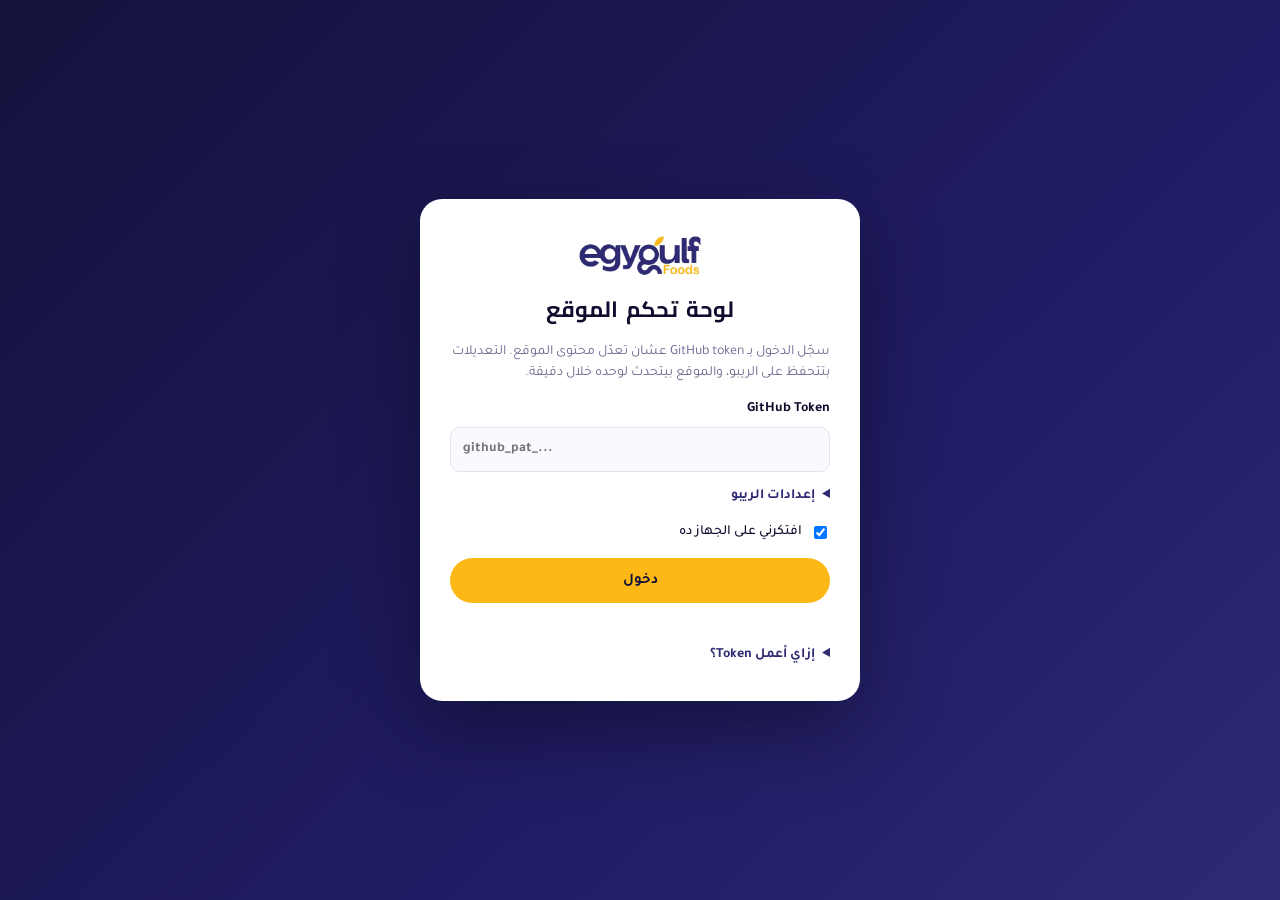
<file: admin.html>
<!DOCTYPE html>
<html lang="ar" dir="rtl">
<head>
<meta charset="UTF-8">
<meta name="viewport" content="width=device-width, initial-scale=1.0">
<meta name="robots" content="noindex, nofollow">
<title>لوحة التحكم — EgyGulf Foods</title>
<link rel="icon" href="images/logo.png" type="image/png">
<link rel="stylesheet" href="fonts/fonts.css">
<link rel="stylesheet" href="admin/admin.css">
</head>
<body>

<!-- Login -->
<div class="login" id="loginView" hidden>
  <form class="login-card" id="loginForm" autocomplete="off">
    <img src="images/logo.png" alt="EgyGulf Foods" class="login-logo">
    <h1>لوحة تحكم الموقع</h1>
    <p class="muted">سجّل الدخول بـ GitHub token عشان تعدّل محتوى الموقع. التعديلات بتتحفظ على الريبو، والموقع بيتحدث لوحده خلال دقيقة.</p>
    <label>GitHub Token
      <input type="password" id="loginToken" required placeholder="github_pat_..." dir="ltr">
    </label>
    <details class="login-adv">
      <summary>إعدادات الريبو</summary>
      <label>صاحب الريبو (owner)<input id="loginOwner" dir="ltr" value="kareemagamy9990-max"></label>
      <label>اسم الريبو<input id="loginRepo" dir="ltr" value="web"></label>
      <label>الفرع (branch) — سيبه فاضي للافتراضي<input id="loginBranch" dir="ltr" placeholder="main"></label>
    </details>
    <label class="check"><input type="checkbox" id="loginRemember" checked> افتكرني على الجهاز ده</label>
    <button type="submit" class="btn btn-primary btn-block" id="loginBtn">دخول</button>
    <p class="login-error" id="loginError" role="alert"></p>
    <details class="login-help">
      <summary>إزاي أعمل Token؟</summary>
      <ol>
        <li>ادخل GitHub بالحساب صاحب الريبو، وافتح <a href="https://github.com/settings/personal-access-tokens/new" target="_blank" rel="noopener">Fine-grained tokens ← Generate new token</a>.</li>
        <li>في <b>Resource owner</b> اختار الحساب صاحب الريبو (مش حسابك الشخصي لو مختلف).</li>
        <li>في <b>Repository access</b> اختار <b>Only select repositories</b> واختار ريبو الموقع.</li>
        <li>في <b>Permissions ← Repository permissions</b> خلّي <b>Contents</b> = <b>Read and write</b>.</li>
        <li>اضغط Generate، وانسخ الـ token وحطه هنا.</li>
      </ol>
    </details>
  </form>
</div>

<!-- App -->
<div class="app" id="appView" hidden>
  <aside class="sidebar" id="sidebar">
    <div class="side-brand"><img src="images/logo-white.png" alt="EgyGulf Foods"><span>لوحة التحكم</span></div>
    <nav class="side-nav" id="sideNav"></nav>
    <div class="side-foot">
      <a href="index.html" target="_blank" rel="noopener" class="side-link">↗ فتح الموقع</a>
      <button type="button" class="side-link" id="logoutBtn">تسجيل الخروج</button>
    </div>
  </aside>
  <div class="main">
    <header class="topbar">
      <button type="button" class="menu-btn" id="menuBtn" aria-label="القائمة">☰</button>
      <h2 id="pageTitle"></h2>
      <span class="dirty-badge" id="dirtyBadge" hidden>فيه تعديلات مش محفوظة</span>
      <button type="button" class="btn btn-ghost" id="discardBtn" hidden>إلغاء التعديلات</button>
      <button type="button" class="btn btn-primary" id="saveBtn" disabled>حفظ ونشر</button>
    </header>
    <div class="content" id="content"></div>
  </div>
</div>

<div class="loading" id="loadingView"><div class="spinner"></div><p id="loadingText">جاري التحميل...</p></div>
<div class="toasts" id="toasts" aria-live="polite"></div>

<script src="admin/admin.js"></script>
</body>
</html>
</file>
<file: fonts/fonts.css>
@font-face{font-family:'Cairo';font-style:normal;font-weight:700;font-display:swap;src:url(cairo-arabic-700-normal.woff2) format('woff2');unicode-range:U+0600-06FF,U+0750-077F,U+0870-08FF,U+FB50-FDFF,U+FE70-FEFC,U+200C-200E;}
@font-face{font-family:'Cairo';font-style:normal;font-weight:800;font-display:swap;src:url(cairo-arabic-800-normal.woff2) format('woff2');unicode-range:U+0600-06FF,U+0750-077F,U+0870-08FF,U+FB50-FDFF,U+FE70-FEFC,U+200C-200E;}
@font-face{font-family:'Cairo';font-style:normal;font-weight:900;font-display:swap;src:url(cairo-arabic-900-normal.woff2) format('woff2');unicode-range:U+0600-06FF,U+0750-077F,U+0870-08FF,U+FB50-FDFF,U+FE70-FEFC,U+200C-200E;}
@font-face{font-family:'Tajawal';font-style:normal;font-weight:400;font-display:swap;src:url(tajawal-arabic-400-normal.woff2) format('woff2');unicode-range:U+0600-06FF,U+0750-077F,U+0870-08FF,U+FB50-FDFF,U+FE70-FEFC,U+200C-200E;}
@font-face{font-family:'Tajawal';font-style:normal;font-weight:400;font-display:swap;src:url(tajawal-latin-400-normal.woff2) format('woff2');unicode-range:U+0000-00FF,U+0131,U+0152-0153,U+02BB-02BC,U+02C6,U+02DA,U+02DC,U+2000-206F,U+20AC,U+2122,U+2191,U+2193,U+2212,U+2215,U+FEFF,U+FFFD;}
@font-face{font-family:'Tajawal';font-style:normal;font-weight:500;font-display:swap;src:url(tajawal-arabic-500-normal.woff2) format('woff2');unicode-range:U+0600-06FF,U+0750-077F,U+0870-08FF,U+FB50-FDFF,U+FE70-FEFC,U+200C-200E;}
@font-face{font-family:'Tajawal';font-style:normal;font-weight:500;font-display:swap;src:url(tajawal-latin-500-normal.woff2) format('woff2');unicode-range:U+0000-00FF,U+0131,U+0152-0153,U+02BB-02BC,U+02C6,U+02DA,U+02DC,U+2000-206F,U+20AC,U+2122,U+2191,U+2193,U+2212,U+2215,U+FEFF,U+FFFD;}
@font-face{font-family:'Tajawal';font-style:normal;font-weight:700;font-display:swap;src:url(tajawal-arabic-700-normal.woff2) format('woff2');unicode-range:U+0600-06FF,U+0750-077F,U+0870-08FF,U+FB50-FDFF,U+FE70-FEFC,U+200C-200E;}
@font-face{font-family:'Tajawal';font-style:normal;font-weight:700;font-display:swap;src:url(tajawal-latin-700-normal.woff2) format('woff2');unicode-range:U+0000-00FF,U+0131,U+0152-0153,U+02BB-02BC,U+02C6,U+02DA,U+02DC,U+2000-206F,U+20AC,U+2122,U+2191,U+2193,U+2212,U+2215,U+FEFF,U+FFFD;}
@font-face{font-family:'Outfit';font-style:normal;font-weight:500;font-display:swap;src:url(outfit-latin-500-normal.woff2) format('woff2');unicode-range:U+0000-00FF,U+0131,U+0152-0153,U+02BB-02BC,U+02C6,U+02DA,U+02DC,U+2000-206F,U+20AC,U+2122,U+2191,U+2193,U+2212,U+2215,U+FEFF,U+FFFD;}
@font-face{font-family:'Outfit';font-style:normal;font-weight:600;font-display:swap;src:url(outfit-latin-600-normal.woff2) format('woff2');unicode-range:U+0000-00FF,U+0131,U+0152-0153,U+02BB-02BC,U+02C6,U+02DA,U+02DC,U+2000-206F,U+20AC,U+2122,U+2191,U+2193,U+2212,U+2215,U+FEFF,U+FFFD;}
@font-face{font-family:'Outfit';font-style:normal;font-weight:700;font-display:swap;src:url(outfit-latin-700-normal.woff2) format('woff2');unicode-range:U+0000-00FF,U+0131,U+0152-0153,U+02BB-02BC,U+02C6,U+02DA,U+02DC,U+2000-206F,U+20AC,U+2122,U+2191,U+2193,U+2212,U+2215,U+FEFF,U+FFFD;}
@font-face{font-family:'Outfit';font-style:normal;font-weight:800;font-display:swap;src:url(outfit-latin-800-normal.woff2) format('woff2');unicode-range:U+0000-00FF,U+0131,U+0152-0153,U+02BB-02BC,U+02C6,U+02DA,U+02DC,U+2000-206F,U+20AC,U+2122,U+2191,U+2193,U+2212,U+2215,U+FEFF,U+FFFD;}
@font-face{font-family:'Inter';font-style:normal;font-weight:400;font-display:swap;src:url(inter-latin-400-normal.woff2) format('woff2');unicode-range:U+0000-00FF,U+0131,U+0152-0153,U+02BB-02BC,U+02C6,U+02DA,U+02DC,U+2000-206F,U+20AC,U+2122,U+2191,U+2193,U+2212,U+2215,U+FEFF,U+FFFD;}
@font-face{font-family:'Inter';font-style:normal;font-weight:500;font-display:swap;src:url(inter-latin-500-normal.woff2) format('woff2');unicode-range:U+0000-00FF,U+0131,U+0152-0153,U+02BB-02BC,U+02C6,U+02DA,U+02DC,U+2000-206F,U+20AC,U+2122,U+2191,U+2193,U+2212,U+2215,U+FEFF,U+FFFD;}
@font-face{font-family:'Inter';font-style:normal;font-weight:600;font-display:swap;src:url(inter-latin-600-normal.woff2) format('woff2');unicode-range:U+0000-00FF,U+0131,U+0152-0153,U+02BB-02BC,U+02C6,U+02DA,U+02DC,U+2000-206F,U+20AC,U+2122,U+2191,U+2193,U+2212,U+2215,U+FEFF,U+FFFD;}
@font-face{font-family:'Inter';font-style:normal;font-weight:700;font-display:swap;src:url(inter-latin-700-normal.woff2) format('woff2');unicode-range:U+0000-00FF,U+0131,U+0152-0153,U+02BB-02BC,U+02C6,U+02DA,U+02DC,U+2000-206F,U+20AC,U+2122,U+2191,U+2193,U+2212,U+2215,U+FEFF,U+FFFD;}
</file>
<file: admin/admin.css>
:root{
  --ink:#0F0D2E; --navy:#14123B; --navy-2:#201C63; --navy-3:#2E2A74;
  --gold:#FDB815; --gold-2:#FFCB4D;
  --bg:#F4F3FA; --card:#FFFFFF; --line:#E3E1F0; --muted:#6B6890;
  --danger:#C0392B; --ok:#0D7A4A;
  --r:14px;
}
*{box-sizing:border-box;}
html,body{margin:0;}
body{font-family:"Tajawal",system-ui,sans-serif; background:var(--bg); color:var(--ink); font-size:15px; line-height:1.55;}
h1,h2,h3,h4{font-family:"Cairo",system-ui,sans-serif; margin:0;}
button,input,select,textarea{font:inherit; color:inherit;}
a{color:var(--navy-3);}
code{font-family:ui-monospace,Menlo,Consolas,monospace; font-size:12px; background:#ECEBF7; padding:1px 6px; border-radius:6px; color:var(--navy-3);}
.muted{color:var(--muted);} .small{font-size:13px;}
[hidden]{display:none !important;}

/* buttons */
.btn{display:inline-flex; align-items:center; justify-content:center; gap:6px; border:1px solid transparent; border-radius:999px;
  padding:10px 20px; font-weight:700; cursor:pointer; background:#ECEBF7; color:var(--navy-2); transition:.15s; white-space:nowrap;}
.btn:hover{filter:brightness(.96);}
.btn:disabled{opacity:.45; cursor:not-allowed;}
.btn-primary{background:var(--gold); color:var(--navy);}
.btn-ghost{background:transparent; border-color:var(--line);}
.btn-sm{padding:6px 14px; font-size:13px;}
.btn-block{width:100%;}
.btn-add{margin-top:10px; background:transparent; border:1.5px dashed #C9C6E3; color:var(--navy-3); width:100%; border-radius:var(--r);}
.btn-add:hover{border-color:var(--navy-3); background:#fff;}
:focus-visible{outline:2px solid var(--gold); outline-offset:2px;}

/* login */
.login{min-height:100vh; display:flex; align-items:center; justify-content:center; padding:24px;
  background:linear-gradient(135deg,var(--navy) 0%,var(--navy-2) 60%,var(--navy-3) 100%);}
.login-card{background:#fff; border-radius:22px; padding:34px 30px; width:100%; max-width:440px; display:grid; gap:14px;
  box-shadow:0 30px 80px rgba(0,0,0,.35);}
.login-logo{height:46px; width:auto; justify-self:center;}
.login-card h1{text-align:center; font-size:22px;}
.login-card p{margin:0; font-size:14px;}
.login-card label{display:grid; gap:6px; font-weight:700; font-size:14px;}
.login-card input:not([type=checkbox]){border:1px solid var(--line); border-radius:10px; padding:11px 12px; background:#FAFAFE;}
.login-card .check{display:flex; align-items:center; gap:8px; font-weight:500;}
.login-error{color:var(--danger); font-weight:700; min-height:1em;}
.login-adv summary,.login-help summary{cursor:pointer; color:var(--navy-3); font-weight:700; font-size:14px;}
.login-adv{display:grid; gap:10px;} .login-adv[open]{gap:10px;}
.login-adv label{margin-top:10px;}
.login-help ol{padding-inline-start:20px; margin:10px 0 0; font-size:13.5px; display:grid; gap:6px;}

/* layout */
.app{display:grid; grid-template-columns:250px 1fr; min-height:100vh;}
.sidebar{background:var(--navy); color:#fff; position:sticky; top:0; height:100vh; display:flex; flex-direction:column; padding:20px 14px;}
.side-brand{display:flex; flex-direction:column; gap:6px; padding:4px 10px 20px; border-bottom:1px solid rgba(255,255,255,.12);}
.side-brand img{height:30px; width:auto; align-self:flex-start;}
.side-brand span{font-size:13px; color:rgba(255,255,255,.6);}
.side-nav{display:grid; gap:4px; padding:16px 0; overflow-y:auto;}
.side-nav button{background:none; border:0; color:rgba(255,255,255,.78); text-align:start; padding:11px 14px; border-radius:10px; cursor:pointer; font-weight:700;}
.side-nav button:hover{background:rgba(255,255,255,.07); color:#fff;}
.side-nav button.on{background:var(--gold); color:var(--navy);}
.side-foot{margin-top:auto; display:grid; gap:4px; border-top:1px solid rgba(255,255,255,.12); padding-top:12px;}
.side-link{background:none; border:0; color:rgba(255,255,255,.7); text-align:start; padding:8px 14px; cursor:pointer; text-decoration:none; font-size:14px;}
.side-link:hover{color:var(--gold);}

.main{min-width:0;}
.topbar{position:sticky; top:0; z-index:20; background:rgba(244,243,250,.92); backdrop-filter:blur(8px);
  display:flex; align-items:center; gap:12px; padding:14px 28px; border-bottom:1px solid var(--line);}
.topbar h2{font-size:20px; margin-inline-end:auto;}
.menu-btn{display:none; background:none; border:0; font-size:24px; cursor:pointer; padding:4px 8px;}
.dirty-badge{font-size:13px; font-weight:700; color:#8A5A00; background:#FFF3CF; padding:5px 12px; border-radius:999px;}
.content{padding:24px 28px 80px; max-width:1100px;}
.lead{margin:0 0 14px; font-size:15.5px;}
.tip{background:#EEF0FF; border:1px solid #D7DAF8; color:#2E2A74; padding:10px 14px; border-radius:12px; font-size:13.5px; margin-bottom:16px;}

/* panels */
.panel{background:var(--card); border:1px solid var(--line); border-radius:var(--r); padding:18px 20px; margin-bottom:16px;}
.panel > h3{font-size:16px; margin-bottom:14px;}
details.panel > summary{cursor:pointer; font-family:"Cairo",sans-serif; font-weight:700; font-size:15.5px; list-style:none; display:flex; align-items:center; gap:8px;}
details.panel > summary::before{content:"◂"; color:var(--muted); transition:transform .15s; display:inline-block;}
details.panel[open] > summary::before{transform:rotate(-90deg);}
[dir=rtl] details.panel > summary::before{content:"◂";}
details.panel[open] > summary{margin-bottom:14px;}
.panel .panel{border-style:dashed;}
.count{font-size:12px; background:#ECEBF7; color:var(--navy-3); border-radius:999px; padding:1px 9px;}
.sub-panel{margin-top:14px; padding:14px; background:#F8F7FD; border-radius:12px;}
.sub-panel h4{font-size:14.5px; margin-bottom:10px;}

/* fields */
.f{display:grid; gap:5px; margin-bottom:12px; min-width:0;}
.f-label{font-weight:700; font-size:13px; color:#3B3866;}
.f input[type=text],.f input[type=email],.f input[type=date],.f input:not([type]),.f textarea,.f select,.search{
  width:100%; border:1px solid var(--line); border-radius:10px; padding:9px 11px; background:#FCFCFF; transition:border-color .15s, box-shadow .15s;}
.f textarea{resize:vertical; min-height:44px;}
.f input:focus,.f textarea:focus,.f select:focus,.search:focus{outline:none; border-color:var(--navy-3); box-shadow:0 0 0 3px rgba(46,42,116,.12); background:#fff;}
.f-help{color:var(--muted); font-size:12.5px;}
.f-bi{margin-bottom:6px;}
.f-bi-label{font-weight:700; font-size:13.5px; margin-bottom:6px; display:flex; gap:8px; align-items:center; flex-wrap:wrap;}
.f-bi-row{display:grid; grid-template-columns:1fr 1fr; gap:12px;}
.f-bi-row .f-label{font-size:11.5px; color:var(--muted); font-weight:500;}
.f-check{display:flex; align-items:center; gap:8px; margin:6px 0 10px; font-weight:500; cursor:pointer;}
.f-check input{width:17px; height:17px; accent-color:var(--navy-3);}
.color-row{display:flex; gap:8px;}
.color-row input[type=color]{width:46px; height:40px; padding:2px; border:1px solid var(--line); border-radius:10px; background:#fff; flex-shrink:0;}
.grid2{display:grid; grid-template-columns:1fr 1fr; gap:14px;}
.grid3{display:grid; grid-template-columns:repeat(3,1fr); gap:14px;}

.img-box{position:relative; border:1px solid var(--line); border-radius:12px; height:150px; display:flex; align-items:center; justify-content:center;
  overflow:hidden; background:repeating-conic-gradient(#F1F0F7 0% 25%, #fff 0% 50%) 50% / 16px 16px;}
.img-box.dark{background:var(--navy-2);}
.img-box.wide{height:120px;}
.img-box img,.img-box video{max-width:100%; max-height:100%; object-fit:contain; display:block;}
.img-empty{color:var(--muted); font-size:13px;}
.img-box.dark .img-empty{color:rgba(255,255,255,.6);}
.pend{position:absolute; top:8px; inset-inline-start:8px; background:var(--gold); color:var(--navy); font-size:11.5px; font-weight:700; padding:2px 9px; border-radius:999px;}
.img-actions{display:flex; gap:8px; margin-top:4px;}
.img-actions label.btn{cursor:pointer;}
.img-path{font-size:11.5px !important; color:var(--muted); padding:5px 9px !important; background:transparent !important;}

/* cards */
.cards{display:grid; gap:8px;}
.card{background:#fff; border:1px solid var(--line); border-radius:12px; overflow:hidden;}
.card.open{border-color:#C9C6E3; box-shadow:0 6px 20px rgba(32,28,99,.07);}
.card.is-hidden .card-head{opacity:.6;}
.card-head{display:flex; align-items:center; gap:12px; padding:9px 12px; cursor:pointer; user-select:none;}
.card-head:hover{background:#FAFAFE;}
.card-thumb{width:46px; height:46px; border-radius:9px; object-fit:contain; background:#F4F3FA; flex-shrink:0;}
.card-thumb.empty{display:block;}
.card-title{display:flex; flex-direction:column; min-width:0; margin-inline-end:auto;}
.card-title b{white-space:nowrap; overflow:hidden; text-overflow:ellipsis;}
.card-title small{color:var(--muted); font-size:12.5px; white-space:nowrap; overflow:hidden; text-overflow:ellipsis;}
.tag{font-size:11.5px; font-weight:700; background:#F1F0F7; color:var(--muted); border-radius:999px; padding:2px 9px;}
.card-tools{display:flex; gap:4px;}
.icon-btn{width:30px; height:30px; border-radius:8px; border:1px solid var(--line); background:#fff; cursor:pointer; font-size:11px; color:var(--muted);}
.icon-btn:hover:not(:disabled){border-color:var(--navy-3); color:var(--navy-3);}
.icon-btn.danger:hover{border-color:var(--danger); color:var(--danger);}
.icon-btn:disabled{opacity:.35; cursor:default;}
.chev{color:var(--muted); transition:transform .15s;}
.card.open .chev{transform:rotate(180deg);}
.card-body{padding:14px 16px 6px; border-top:1px solid var(--line);}
.empty-list{margin:6px 0;}

/* toolbar */
.toolbar{display:flex; gap:12px; align-items:center; margin-bottom:14px; flex-wrap:wrap;}
.search{max-width:380px;}
.seg{display:inline-flex; background:#fff; border:1px solid var(--line); border-radius:999px; padding:3px;}
.seg button{border:0; background:none; padding:7px 16px; border-radius:999px; cursor:pointer; font-weight:700; color:var(--muted);}
.seg button.on{background:var(--navy-2); color:#fff;}

/* loading + toasts */
.loading{position:fixed; inset:0; z-index:100; background:rgba(15,13,46,.55); display:flex; flex-direction:column; align-items:center; justify-content:center; gap:14px; color:#fff; font-weight:700;}
.spinner{width:42px; height:42px; border-radius:50%; border:4px solid rgba(255,255,255,.25); border-top-color:var(--gold); animation:spin .8s linear infinite;}
@keyframes spin{to{transform:rotate(360deg);}}
.toasts{position:fixed; bottom:20px; inset-inline-start:20px; z-index:110; display:grid; gap:8px; max-width:min(420px, calc(100vw - 40px));}
.toast{background:var(--navy); color:#fff; padding:12px 16px; border-radius:12px; box-shadow:0 12px 30px rgba(0,0,0,.25); font-size:14px; animation:tin .2s ease-out;}
.toast-ok{background:var(--ok);} .toast-error{background:var(--danger);}
@keyframes tin{from{transform:translateY(8px); opacity:0;}}

/* responsive */
@media (max-width:900px){
  .app{grid-template-columns:1fr;}
  .sidebar{position:fixed; inset-block:0; inset-inline-start:0; width:260px; z-index:60; transform:translateX(100%); transition:transform .2s;}
  [dir=ltr] .sidebar{transform:translateX(-100%);}
  body.nav-open .sidebar{transform:none;}
  body.nav-open::after{content:""; position:fixed; inset:0; background:rgba(0,0,0,.4); z-index:55;}
  .menu-btn{display:block;}
  .topbar{padding:10px 14px; flex-wrap:wrap;}
  .topbar h2{font-size:17px;}
  .content{padding:16px 14px 80px;}
  .grid3{grid-template-columns:1fr 1fr;}
}
@media (max-width:620px){
  .grid2,.grid3,.f-bi-row{grid-template-columns:1fr;}
  .f-bi-row{gap:0;}
  .dirty-badge{order:5; width:100%; text-align:center;}
  .card-tools .icon-btn{width:28px; height:28px;}
  .panel{padding:14px;}
}
</file>
